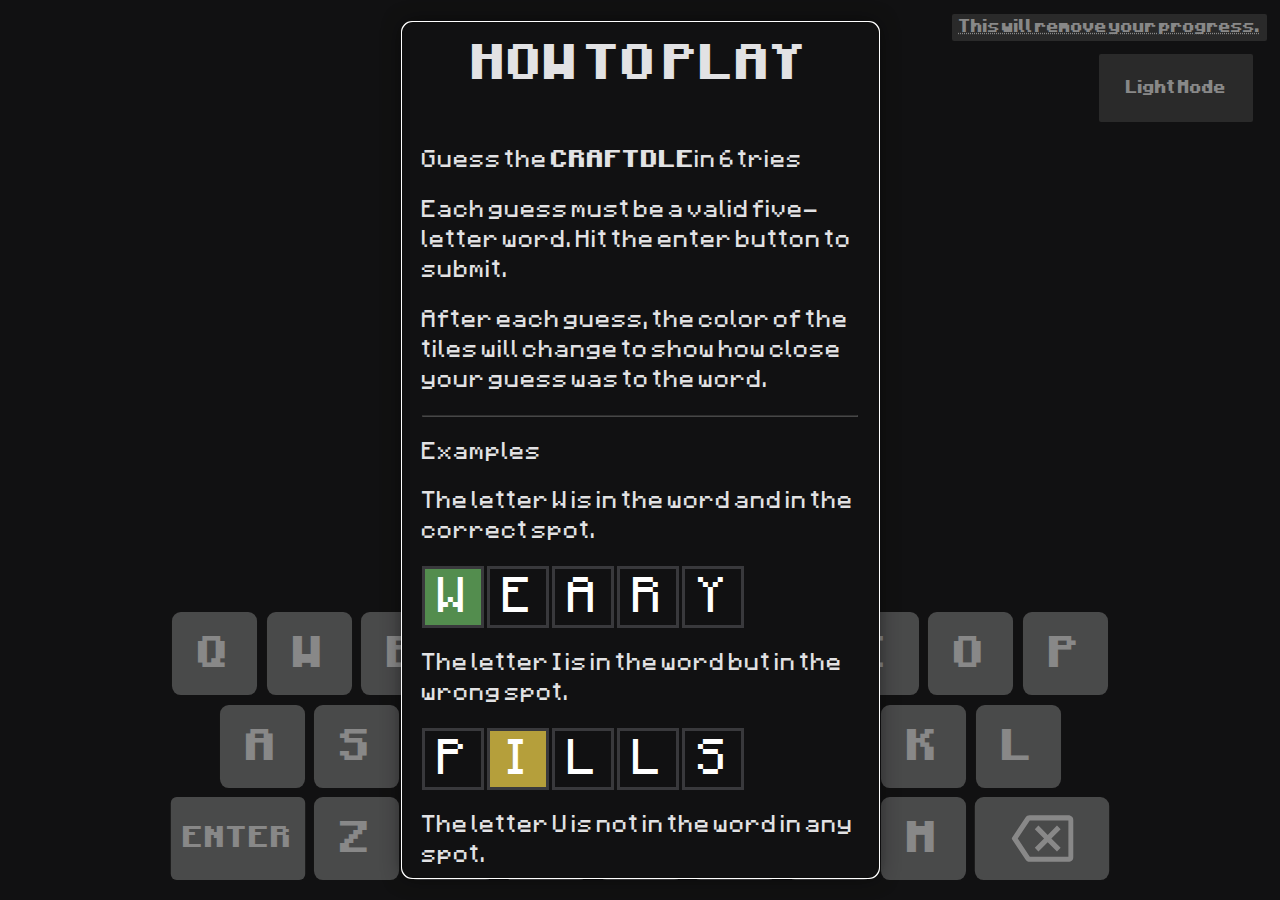
<file: index.html>
<!DOCTYPE html>
<html lang="en">
  <head>
    <meta charset="UTF-8" />
    <meta http-equiv="X-UA-Compatible" content="IE=edge" />
    <meta name="viewport" content="width=device-width, initial-scale=1.0" />
    <link rel="stylesheet" href="styles.css" />
    <!-- <link
      href="https://raw.githubusercontent.com/Trioplane/Hex-Blockbench-Theme/main/minecraft-font.css"
      rel="stylesheet"
    /> -->
    <script src="words.js" defer></script>
    <script src="script.js" defer></script>
    <script src="copy.js" defer></script>
    <title>Craftdle</title>
  </head>
  <body>
    <abbr title="Switch to Light Mode"
      ><button
        id="l-mode-toggle"
        class="l-mode-toggle"
        aria-label="Switch to Light Mode"
        onclick="switchToLightMode()"
      >
        Light Mode</button
      >This will remove your progress.</abbr
    >
    <div class="alert-container" data-alert-container></div>
    <div data-guess-grid class="guess-grid">
      <div class="tile" id="1"></div>
      <div class="tile" id="2"></div>
      <div class="tile" id="3"></div>
      <div class="tile" id="4"></div>
      <div class="tile" id="5"></div>
      <div class="tile" id="6"></div>
      <div class="tile" id="7"></div>
      <div class="tile" id="8"></div>
      <div class="tile" id="9"></div>
      <div class="tile" id="10"></div>
      <div class="tile" id="11"></div>
      <div class="tile" id="12"></div>
      <div class="tile" id="13"></div>
      <div class="tile" id="14"></div>
      <div class="tile" id="15"></div>
      <div class="tile" id="16"></div>
      <div class="tile" id="17"></div>
      <div class="tile" id="18"></div>
      <div class="tile" id="19"></div>
      <div class="tile" id="20"></div>
      <div class="tile" id="21"></div>
      <div class="tile" id="22"></div>
      <div class="tile" id="23"></div>
      <div class="tile" id="24"></div>
      <div class="tile" id="25"></div>
      <div class="tile" id="26"></div>
      <div class="tile" id="27"></div>
      <div class="tile" id="28"></div>
      <div class="tile" id="29"></div>
      <div class="tile" id="30"></div>
    </div>
    <div data-keyboard class="keyboard">
      <button class="key" data-key="Q">Q</button>
      <button class="key" data-key="W">W</button>
      <button class="key" data-key="E">E</button>
      <button class="key" data-key="R">R</button>
      <button class="key" data-key="T">T</button>
      <button class="key" data-key="Y">Y</button>
      <button class="key" data-key="U">U</button>
      <button class="key" data-key="I">I</button>
      <button class="key" data-key="O">O</button>
      <button class="key" data-key="P">P</button>
      <div class="space"></div>
      <button class="key" data-key="A">A</button>
      <button class="key" data-key="S">S</button>
      <button class="key" data-key="D">D</button>
      <button class="key" data-key="F">F</button>
      <button class="key" data-key="G">G</button>
      <button class="key" data-key="H">H</button>
      <button class="key" data-key="J">J</button>
      <button class="key" data-key="K">K</button>
      <button class="key" data-key="L">L</button>
      <div class="space"></div>
      <button class="key large" data-enter>ENTER</button>
      <button class="key" data-key="Z">Z</button>
      <button class="key" data-key="X">X</button>
      <button class="key" data-key="C">C</button>
      <button class="key" data-key="V">V</button>
      <button class="key" data-key="B">B</button>
      <button class="key" data-key="N">N</button>
      <button class="key" data-key="M">M</button>
      <button class="key large" data-delete onclick="deleteKey()">
        <svg
          xmlns="http://www.w3.org/2000/svg"
          height="24"
          viewBox="0 0 24 24"
          width="24"
        >
          <path
            fill="var(--color-tone-1)"
            d="M22 3H7c-.69 0-1.23.35-1.59.88L0 12l5.41 8.11c.36.53.9.89 1.59.89h15c1.1 0 2-.9 2-2V5c0-1.1-.9-2-2-2zm0 16H7.07L2.4 12l4.66-7H22v14zm-11.59-2L14 13.41 17.59 17 19 15.59 15.41 12 19 8.41 17.59 7 14 10.59 10.41 7 9 8.41 12.59 12 9 15.59z"
          ></path>
        </svg>
      </button>
    </div>
    <dialog id="startScreen">
      <div id="how-to-play"><h1>HOW TO PLAY</h1></div>
      <div class="section-1-d">
        <p class="margin-b">Guess the <strong>CRAFTDLE</strong>in 6 tries</p>
        <p class="margin-b">
          Each guess must be a valid five-letter word. Hit the enter button to
          submit.
        </p>
        <p class="margin-b">
          After each guess, the color of the tiles will change to show how close
          your guess was to the word.
        </p>
        <hr />
        <p>Examples</p>
        <p>The letter W is in the word and in the correct spot.</p>
        <div class="fakebox fakecorrect">W</div>
        <div class="fakebox">E</div>
        <div class="fakebox">A</div>
        <div class="fakebox">R</div>
        <div class="fakebox">Y</div>
        <p>The letter I is in the word but in the wrong spot.</p>
        <div class="fakebox">P</div>
        <div class="fakebox fakewrongloc">I</div>
        <div class="fakebox">L</div>
        <div class="fakebox">L</div>
        <div class="fakebox">S</div>
        <p>The letter U is not in the word in any spot.</p>
        <div class="fakebox">V</div>
        <div class="fakebox">A</div>
        <div class="fakebox">G</div>
        <div class="fakebox fakewrong">U</div>
        <div class="fakebox">E</div>
        <hr />
        <p>A new CRAFTDLE will be available each day!</p>
      </div>
    </dialog>
    <dialog id="endScreen">
      <p>Click anywhere to close</p>
      <span id="copyButton" onclick="showAlert('Copied!', 1000)">
        Copy Results
      </span>
    </dialog>
    <script>
      function switchToLightMode() {
        location.href = "index-l.html";
      }
    </script>
    <script>
      const dialog = document.getElementById("startScreen");
      dialog.showModal();

      dialog.addEventListener("click", () => {
        dialog.close();
      });
    </script>
  </body>
</html>
</file>
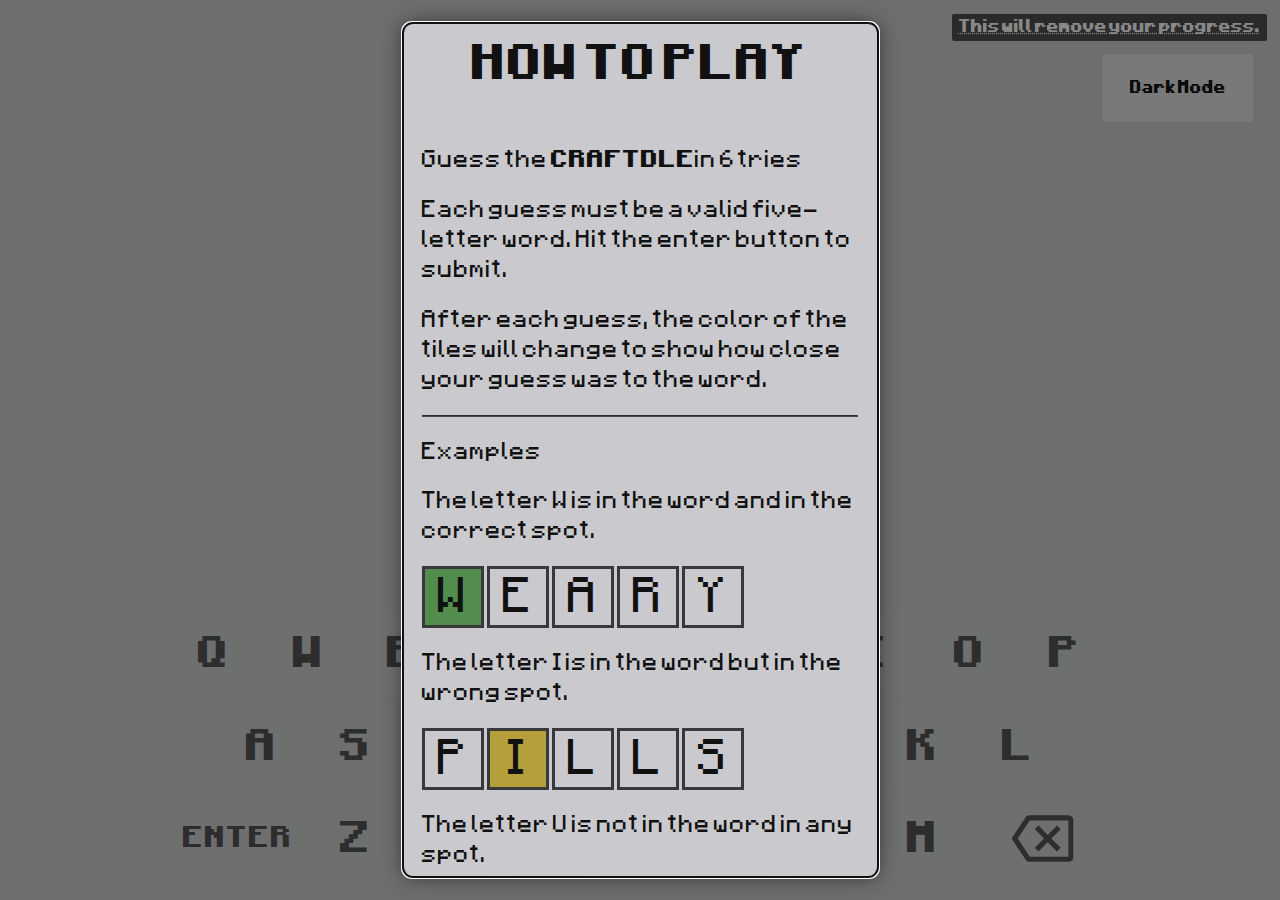
<file: index-l.html>
<!DOCTYPE html>
<html lang="en">
  <head>
    <meta charset="UTF-8" />
    <meta http-equiv="X-UA-Compatible" content="IE=edge" />
    <meta name="viewport" content="width=device-width, initial-scale=1.0" />
    <link rel="stylesheet" href="styles-l.css" />
    <!-- <link
      href="https://raw.githubusercontent.com/Trioplane/Hex-Blockbench-Theme/main/minecraft-font.css"
      rel="stylesheet"
    /> -->
    <script src="words.js" defer></script>
    <script src="script.js" defer></script>
    <script src="copy.js" defer></script>
    <title>Craftdle</title>
  </head>
  <body>
    <abbr title="Switch to Light Mode"
      ><button
        id="l-mode-toggle"
        class="l-mode-toggle"
        aria-label="Switch to Dark Mode"
        onclick="switchToDarkMode()"
      >
        Dark Mode</button
      >This will remove your progress.</abbr
    >
    <div class="alert-container" data-alert-container></div>
    <div data-guess-grid class="guess-grid">
      <div class="tile" id="1"></div>
      <div class="tile" id="2"></div>
      <div class="tile" id="3"></div>
      <div class="tile" id="4"></div>
      <div class="tile" id="5"></div>
      <div class="tile" id="6"></div>
      <div class="tile" id="7"></div>
      <div class="tile" id="8"></div>
      <div class="tile" id="9"></div>
      <div class="tile" id="10"></div>
      <div class="tile" id="11"></div>
      <div class="tile" id="12"></div>
      <div class="tile" id="13"></div>
      <div class="tile" id="14"></div>
      <div class="tile" id="15"></div>
      <div class="tile" id="16"></div>
      <div class="tile" id="17"></div>
      <div class="tile" id="18"></div>
      <div class="tile" id="19"></div>
      <div class="tile" id="20"></div>
      <div class="tile" id="21"></div>
      <div class="tile" id="22"></div>
      <div class="tile" id="23"></div>
      <div class="tile" id="24"></div>
      <div class="tile" id="25"></div>
      <div class="tile" id="26"></div>
      <div class="tile" id="27"></div>
      <div class="tile" id="28"></div>
      <div class="tile" id="29"></div>
      <div class="tile" id="30"></div>
    </div>
    <div data-keyboard class="keyboard">
      <button class="key" data-key="Q">Q</button>
      <button class="key" data-key="W">W</button>
      <button class="key" data-key="E">E</button>
      <button class="key" data-key="R">R</button>
      <button class="key" data-key="T">T</button>
      <button class="key" data-key="Y">Y</button>
      <button class="key" data-key="U">U</button>
      <button class="key" data-key="I">I</button>
      <button class="key" data-key="O">O</button>
      <button class="key" data-key="P">P</button>
      <div class="space"></div>
      <button class="key" data-key="A">A</button>
      <button class="key" data-key="S">S</button>
      <button class="key" data-key="D">D</button>
      <button class="key" data-key="F">F</button>
      <button class="key" data-key="G">G</button>
      <button class="key" data-key="H">H</button>
      <button class="key" data-key="J">J</button>
      <button class="key" data-key="K">K</button>
      <button class="key" data-key="L">L</button>
      <div class="space"></div>
      <button class="key large" data-enter>ENTER</button>
      <button class="key" data-key="Z">Z</button>
      <button class="key" data-key="X">X</button>
      <button class="key" data-key="C">C</button>
      <button class="key" data-key="V">V</button>
      <button class="key" data-key="B">B</button>
      <button class="key" data-key="N">N</button>
      <button class="key" data-key="M">M</button>
      <button class="key large" data-delete onclick="deleteKey()">
        <svg
          xmlns="http://www.w3.org/2000/svg"
          height="24"
          viewBox="0 0 24 24"
          width="24"
        >
          <path
            fill="var(--color-tone-1)"
            d="M22 3H7c-.69 0-1.23.35-1.59.88L0 12l5.41 8.11c.36.53.9.89 1.59.89h15c1.1 0 2-.9 2-2V5c0-1.1-.9-2-2-2zm0 16H7.07L2.4 12l4.66-7H22v14zm-11.59-2L14 13.41 17.59 17 19 15.59 15.41 12 19 8.41 17.59 7 14 10.59 10.41 7 9 8.41 12.59 12 9 15.59z"
          ></path>
        </svg>
      </button>
    </div>
    <dialog id="startScreen">
      <div id="how-to-play"><h1>HOW TO PLAY</h1></div>
      <div class="section-1-d">
        <p class="margin-b">Guess the <strong>CRAFTDLE</strong>in 6 tries</p>
        <p class="margin-b">
          Each guess must be a valid five-letter word. Hit the enter button to
          submit.
        </p>
        <p class="margin-b">
          After each guess, the color of the tiles will change to show how close
          your guess was to the word.
        </p>
        <hr />
        <p>Examples</p>
        <p>The letter W is in the word and in the correct spot.</p>
        <div class="fakebox fakecorrect">W</div>
        <div class="fakebox">E</div>
        <div class="fakebox">A</div>
        <div class="fakebox">R</div>
        <div class="fakebox">Y</div>
        <p>The letter I is in the word but in the wrong spot.</p>
        <div class="fakebox">P</div>
        <div class="fakebox fakewrongloc">I</div>
        <div class="fakebox">L</div>
        <div class="fakebox">L</div>
        <div class="fakebox">S</div>
        <p>The letter U is not in the word in any spot.</p>
        <div class="fakebox">V</div>
        <div class="fakebox">A</div>
        <div class="fakebox">G</div>
        <div class="fakebox fakewrong">U</div>
        <div class="fakebox">E</div>
        <hr />
        <p>A new CRAFTDLE will be available each day!</p>
      </div>
    </dialog>
    <dialog id="endScreen">
      <p>Click anywhere to close</p>
      <span id="copyButton" onclick="showAlert('Copied!', 1000)">
        Copy Results
      </span>
    </dialog>
    <script>
      function switchToDarkMode() {
        location.href = "index.html";
      }
    </script>
    <script>
      const dialog = document.getElementById("startScreen");
      dialog.showModal();

      dialog.addEventListener("click", () => {
        dialog.close();
      });
    </script>
  </body>
</html>
</file>
<file: styles.css>
/* @import url("https://raw.githubusercontent.com/Trioplane/Hex-Blockbench-Theme/main/minecraft-font.css");
@import url("https://raw.githubusercontent.com/Trioplane/Hex-Blockbench-Theme/main/Mojang-Regular.woff2");
@import url("https://raw.githubusercontent.com/Trioplane/Hex-Blockbench-Theme/main/Mojang-Bold.woff2"); 
Oh you found this file?, NOW GO SUBSCRIBE TO MY CHANNEL https://youtube.com/Trioplane (doesnt work lol)
*/

:root {
  --clr-dark: hsl(240, 3%, 7%);
  --clr-light: hsl(240, 3%, 89%);
}

@font-face {
  font-family: "Mojang";
  src: url("Mojang-Regular.woff2") format("woff2");
  font-weight: normal;
  font-style: normal;
}

@font-face {
  font-family: "Mojang";
  src: url("Mojang-Bold.woff2") format("woff2");
  font-weight: bold;
  font-style: normal;
}

*,
*::after,
*::before {
  box-sizing: border-box;
  font-family: Mojang, Helvetica, sans-serif;
  cursor: url(Craftdle\ Cursor.png) 0 0, auto;
}

button#l-mode-toggle {
  background-color: rgb(66, 66, 66);
  border-radius: 2px;
  border: none;
  color: #fff;
  font-size: 1em;
  font-weight: bold;
  padding: 2em;
  position: absolute;
  right: 0;
  top: 3vh;
  z-index: 1;
  margin: 1em;
  transition: all 0.4s ease;
}

button#l-mode-toggle:hover {
  background-color: rgb(224, 224, 224);
  color: #000;
  /* make a white glow */
  box-shadow: 0 0 15px rgba(255, 255, 255);
}

abbr {
  background-color: rgb(66, 66, 66);
  border-radius: 2px;
  border: none;
  color: #fff;
  font-size: 0.6em;
  font-weight: bold;
  padding: 0.5em;
  position: absolute;
  right: 0;
  top: 0;
  z-index: 1;
  margin: 1em;
  transition: all 0.4s ease;
}

body {
  background-color: var(--clr-dark);
  display: flex;
  flex-direction: column;
  min-height: 100vh;
  margin: 0;
  padding: 1em;
  font-size: clamp(0.5rem, 2.5vmin, 1.5rem);
}

.keyboard {
  display: grid;
  grid-template-columns: repeat(20, minmax(auto, 1.5em));
  grid-auto-rows: 3.5em;
  gap: 0.6em;
  justify-content: center;
}

.key {
  font-size: 1.5em;
  grid-column: span 2;
  border: none;
  display: flex;
  justify-content: center;
  align-items: center;
  background-color: hsl(
    var(--hue, 200),
    var(--saturation, 1%),
    calc(var(--lightness-offset, 0%) + var(--lightness, 51%))
  );
  color: white;
  fill: white;
  text-transform: uppercase;
  border-radius: 0.25em;
  user-select: none;
  cursor: pointer;
  font-weight: bolder;
  transform: scale(1.05);
  transition: all 0.1s ease;
}

.key[data-enter] {
  font-size: 1em;
}

.key.large {
  grid-column: span 3;
}

.key > svg {
  width: 1.75em;
  height: 1.75em;
}

.key:hover,
.key:focus {
  --lightness-offset: 10%;
  box-shadow: 0 0 5px rgba(255, 255, 255);
  transform: scale(1.1);
}

.key.wrong {
  --lightness: 23%;
}

.key.wrong-location {
  --hue: 49;
  --saturation: 51%;
  --lightness: 47%;
}

.key.correct {
  --hue: 115;
  --saturation: 29%;
  --lightness: 43%;
}

.guess-grid {
  display: grid;
  justify-content: center;
  align-content: center;
  flex-grow: 1;
  grid-template-columns: repeat(5, 4em);
  grid-template-rows: repeat(6, 4em);
  gap: 0.3em;
}

.tile {
  font-size: 2em;
  color: white;
  border: 0.1em solid hsl(240, 2%, 23%);
  text-transform: uppercase;
  font-weight: bold;
  display: flex;
  justify-content: center;
  align-items: center;
  user-select: none;
  transition: transform 250ms linear;
}

.tile[data-state="active"] {
  border-color: hsl(200, 1%, 34%);
}

.tile[data-state="wrong"] {
  border: none;
  background: url(Wrong.png) no-repeat center;
}

.tile[data-state="wrong-location"] {
  background: url(Wrong-Location.png) no-repeat center;
  border: none;
  color: hsl(240, 2%, 23%);
}

.tile[data-state="correct"] {
  background: url(Correct.png) no-repeat center;
  border: none;
  color: hsl(240, 2%, 23%);
}

.tile.shake {
  animation: shake 0.5s ease;
}

.tile.flip {
  transform: rotateX(90deg);
}

.tile.dance {
  animation: dance 500ms ease;
}

/* @keyframes shake OLD CODE DONT USE {
  0% {
    background-color: tomato;
  }
  20% {
    background-color: rgb(255, 160, 71);
  }
  40% {
    background-color: tomato;
  }
  60% {
    background-color: rgb(255, 160, 71);
  }
  80% {
    background-color: rgb(255, 0, 0);
  }
} */

@keyframes shake {
  0% {
    transform: translateX(0) rotate(0);
  }
  25% {
    transform: translateX(10px) rotate(-5deg);
    background: url(Lava1.png) no-repeat center;
  }
  50% {
    transform: translateX(-10px) rotate(5deg);
    background: url(Lava3.png) no-repeat center;
  }
  100% {
    transform: translateX(0) rotate(0);
    background: url(Lava1.png) no-repeat center;
  }
}

@keyframes dance {
  0% {
    filter: brightness(2);
  }
  50% {
    filter: brightness(0.7);
  }
  100% {
    filter: brightness(1);
  }
}

.alert-container {
  position: fixed;
  top: 10vh;
  left: 50vw;
  transform: translateX(-50%);
  z-index: 1;
  display: flex;
  flex-direction: column;
  align-items: center;
}

.alert {
  pointer-events: none;
  background-color: hsl(204, 7%, 85%);
  padding: 0.75em;
  border-radius: 0.25em;
  opacity: 1;
  transition: all 500ms ease-in-out;
  margin-bottom: 0.5em;
  animation: hover 3s ease-in-out infinite alternate;
}

.alert:last-child {
  margin-bottom: 0;
}

.alert.hide {
  opacity: 0;
}

@keyframes hover {
  0% {
    transform: translateY(1vw);
  }
  100% {
    transform: translateY(-1vw);
  }
}

@keyframes dialog {
  0% {
    opacity: 0;
    transform: translateY(1em);
  }
  100% {
    opacity: 1;
    transform: translateY(0em);
  }
}

/* Start Dialog */

#startScreen::backdrop {
  background-color: hsl(240, 3%, 7%);
  opacity: 0.5;
}

#startScreen {
  max-width: 475px;
  background-color: var(--clr-dark);
  color: var(--clr-light);
  border: none;
  box-shadow: 0px 0px 1em rgba(0, 0, 0, 0.555);
  border-radius: 0.5em;
  animation: dialog 0.5s ease forwards;
  line-height: 2ch;
  font-size: 1.1ch;
  padding: 0;
}

#how-to-play {
  text-align: center;
}
hr {
  filter: brightness(0.3);
}

.fakebox {
  font-size: 2em;
  color: white;
  border: 0.1em solid hsl(240, 2%, 23%);
  width: 2ch;
  height: 2ch;
  text-transform: uppercase;
  display: inline-flex;
  justify-content: center;
  align-items: center;
  user-select: none;
}

.fakecorrect {
  background-color: #538d4e;
}

.fakewrongloc {
  background-color: #b59f3b;
}

.fakewrong {
  background-color: #3a3a3c;
}

::-webkit-scrollbar {
  display: none;
}

.section-1-d {
  padding: 1em;
}

/* End Dialog */

#endScreen::backdrop {
  background-color: hsl(240, 3%, 7%);
  opacity: 0.5;
}

#endScreen {
  max-width: 475px;
  background-color: var(--clr-dark);
  color: var(--clr-light);
  border: none;
  box-shadow: 0px 0px 1em rgba(0, 0, 0, 0.555);
  border-radius: 0.5em;
  animation: dialog 0.5s ease forwards;
  line-height: 2ch;
  font-size: 1.1ch;
  padding: 10em;
}

#copyButton {
  padding-inline: 2em;
  padding-block: 1em;
  margin: 0;
  background-color: rgb(255, 162, 55);
  border-radius: 0.1em;
  border: none;
}
</file>
<file: styles-l.css>
/* @import url("https://raw.githubusercontent.com/Trioplane/Hex-Blockbench-Theme/main/minecraft-font.css");
@import url("https://raw.githubusercontent.com/Trioplane/Hex-Blockbench-Theme/main/Mojang-Regular.woff2");
@import url("https://raw.githubusercontent.com/Trioplane/Hex-Blockbench-Theme/main/Mojang-Bold.woff2"); 
Oh you found this file?, NOW GO SUBSCRIBE TO MY CHANNEL https://youtube.com/Trioplane (doesnt work lol)
*/

:root {
  --clr-dark: hsl(240, 3%, 7%);
  --clr-light: hsl(240, 3%, 80%);
}

@font-face {
  font-family: "Mojang";
  src: url("Mojang-Regular.woff2") format("woff2");
  font-weight: normal;
  font-style: normal;
}

@font-face {
  font-family: "Mojang";
  src: url("Mojang-Bold.woff2") format("woff2");
  font-weight: bold;
  font-style: normal;
}

*,
*::after,
*::before {
  box-sizing: border-box;
  font-family: Mojang, Helvetica, sans-serif;
  cursor: url(Craftdle\ Cursor.png) 0 0, auto;
}

button#l-mode-toggle {
  background-color: rgb(224, 224, 224);
  border-radius: 2px;
  border: none;
  color: rgb(0, 0, 0);
  font-size: 1em;
  font-weight: bold;
  padding: 2em;
  position: absolute;
  right: 0;
  top: 3vh;
  z-index: 1;
  margin: 1em;
  transition: all 0.4s ease;
}

button#l-mode-toggle:hover {
  background-color: rgb(66, 66, 66);
  color: rgb(255, 255, 255);
  /* make a white glow */
  box-shadow: 0 0 15px rgb(0, 0, 0);
}

abbr {
  background-color: rgb(66, 66, 66);
  border-radius: 2px;
  border: none;
  color: #fff;
  font-size: 0.6em;
  font-weight: bold;
  padding: 0.5em;
  position: absolute;
  right: 0;
  top: 0;
  z-index: 1;
  margin: 1em;
  transition: all 0.4s ease;
}

body {
  background-color: var(--clr-light);
  display: flex;
  flex-direction: column;
  min-height: 100vh;
  margin: 0;
  padding: 1em;
  font-size: clamp(0.5rem, 2.5vmin, 1.5rem);
}

.keyboard {
  display: grid;
  grid-template-columns: repeat(20, minmax(auto, 1.5em));
  grid-auto-rows: 3.5em;
  gap: 0.6em;
  justify-content: center;
}

.key {
  font-size: 1.5em;
  grid-column: span 2;
  border: none;
  display: flex;
  justify-content: center;
  align-items: center;
  background-color: hsl(
    var(--hue, 200),
    var(--saturation, 1%),
    calc(var(--lightness-offset, 0%) + var(--lightness, 80%))
  );
  color: rgb(73, 73, 73);
  fill: rgb(73, 73, 73);
  text-transform: uppercase;
  border-radius: 0.25em;
  user-select: none;
  cursor: pointer;
  font-weight: bolder;
  transform: scale(1.05);
  transition: all 0.1s ease;
}

.key[data-enter] {
  font-size: 1em;
}

.key.large {
  grid-column: span 3;
}

.key > svg {
  width: 1.75em;
  height: 1.75em;
}

.key:hover,
.key:focus {
  --lightness-offset: 10%;
  box-shadow: 0 0 5px rgb(0, 0, 0);
  transform: scale(1.1);
}

.key.wrong {
  --lightness: 23%;
  color: hsl(0, 0%, 79%);
}

.key.wrong-location {
  --hue: 49;
  --saturation: 51%;
  --lightness: 47%;
}

.key.correct {
  --hue: 115;
  --saturation: 29%;
  --lightness: 43%;
}

.guess-grid {
  display: grid;
  justify-content: center;
  align-content: center;
  flex-grow: 1;
  grid-template-columns: repeat(5, 4em);
  grid-template-rows: repeat(6, 4em);
  gap: 0.3em;
}

.tile {
  font-size: 2em;
  color: rgb(0, 0, 0);
  border: 0.1em solid hsl(240, 2%, 65%);
  text-transform: uppercase;
  font-weight: bold;
  display: flex;
  justify-content: center;
  align-items: center;
  user-select: none;
  transition: transform 250ms linear;
}

.tile[data-state="active"] {
  border-color: hsl(0, 0%, 79%);
}

.tile[data-state="wrong"] {
  border: none;
  color: hsl(0, 0%, 79%);
  background: url(Wrong.png) no-repeat center;
}

.tile[data-state="wrong-location"] {
  background: url(Wrong-Location.png) no-repeat center;
  border: none;
  color: hsl(240, 2%, 23%);
}

.tile[data-state="correct"] {
  background: url(Correct.png) no-repeat center;
  border: none;
  color: hsl(240, 2%, 23%);
}

.tile.shake {
  animation: shake 0.5s ease;
}

.tile.flip {
  transform: rotateX(90deg);
}

.tile.dance {
  animation: dance 500ms ease;
}

/* @keyframes shake OLD CODE DONT USE {
    0% {
      background-color: tomato;
    }
    20% {
      background-color: rgb(255, 160, 71);
    }
    40% {
      background-color: tomato;
    }
    60% {
      background-color: rgb(255, 160, 71);
    }
    80% {
      background-color: rgb(255, 0, 0);
    }
  } */

@keyframes shake {
  0% {
    transform: translateX(0) rotate(0);
  }
  25% {
    transform: translateX(10px) rotate(-5deg);
    background: url(Lava1.png) no-repeat center;
  }
  50% {
    transform: translateX(-10px) rotate(5deg);
    background: url(Lava3.png) no-repeat center;
  }
  100% {
    transform: translateX(0) rotate(0);
    background: url(Lava1.png) no-repeat center;
  }
}

@keyframes dance {
  0% {
    filter: brightness(2);
  }
  50% {
    filter: brightness(0.7);
  }
  100% {
    filter: brightness(1);
  }
}

.alert-container {
  position: fixed;
  top: 10vh;
  left: 50vw;
  transform: translateX(-50%);
  z-index: 1;
  display: flex;
  flex-direction: column;
  align-items: center;
}

.alert {
  pointer-events: none;
  background-color: hsl(204, 7%, 85%);
  padding: 0.75em;
  border-radius: 0.25em;
  opacity: 1;
  transition: all 500ms ease-in-out;
  margin-bottom: 0.5em;
  animation: hover 3s ease-in-out infinite alternate;
}

.alert:last-child {
  margin-bottom: 0;
}

.alert.hide {
  opacity: 0;
}

@keyframes hover {
  0% {
    transform: translateY(1vw);
  }
  100% {
    transform: translateY(-1vw);
  }
}

@keyframes dialog {
  0% {
    opacity: 0;
    transform: translateY(1em);
  }
  100% {
    opacity: 1;
    transform: translateY(0em);
  }
}
/* Start Dialog */

#startScreen::backdrop {
  background-color: hsl(240, 3%, 7%);
  opacity: 0.5;
}

#startScreen {
  max-width: 475px;
  background-color: var(--clr-light);
  color: var(--clr-dark);
  border: none;
  box-shadow: 0px 0px 1em rgba(0, 0, 0, 0.555);
  border-radius: 0.5em;
  animation: dialog 0.5s ease forwards;
  line-height: 2ch;
  font-size: 1.1ch;
  padding: 0;
}

#how-to-play {
  text-align: center;
}
hr {
  filter: brightness(0.3);
}

.fakebox {
  font-size: 2em;
  color: var(--clr-dark);
  border: 0.1em solid hsl(240, 2%, 23%);
  width: 2ch;
  height: 2ch;
  text-transform: uppercase;
  display: inline-flex;
  justify-content: center;
  align-items: center;
  user-select: none;
}

.fakecorrect {
  background-color: #538d4e;
}

.fakewrongloc {
  background-color: #b59f3b;
}

.fakewrong {
  background-color: #3a3a3c;
}

::-webkit-scrollbar {
  display: none;
}

.section-1-d {
  padding: 1em;
}

/* End Dialog */

#endScreen::backdrop {
  background-color: hsl(240, 3%, 7%);
  opacity: 0.5;
}

#endScreen {
  max-width: 475px;
  background-color: var(--clr-dark);
  color: var(--clr-light);
  border: none;
  box-shadow: 0px 0px 1em rgba(0, 0, 0, 0.555);
  border-radius: 0.5em;
  animation: dialog 0.5s ease forwards;
  line-height: 2ch;
  font-size: 1.1ch;
  padding: 10em;
}

#copyButton {
  padding-inline: 2em;
  padding-block: 1em;
  margin: 0;
  background-color: rgb(255, 162, 55);
  border-radius: 0.1em;
  border: none;
}
</file>
